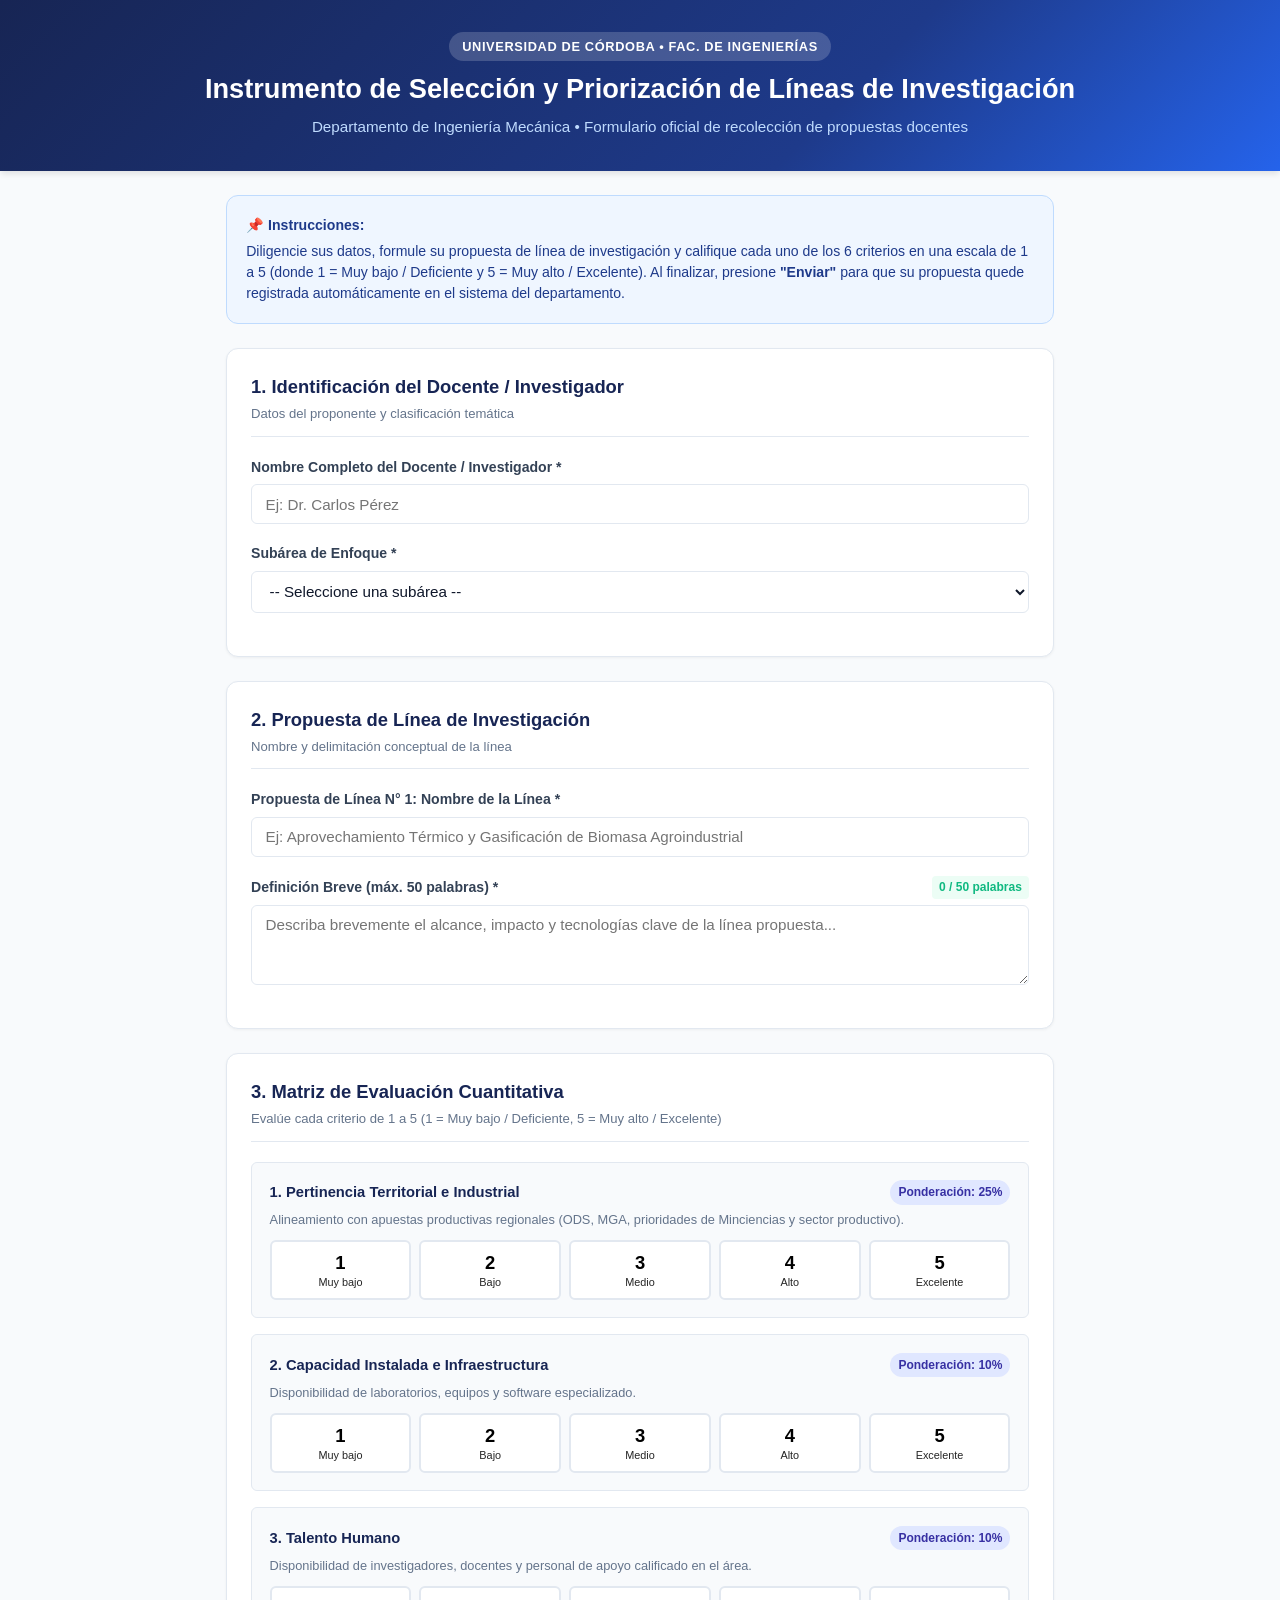
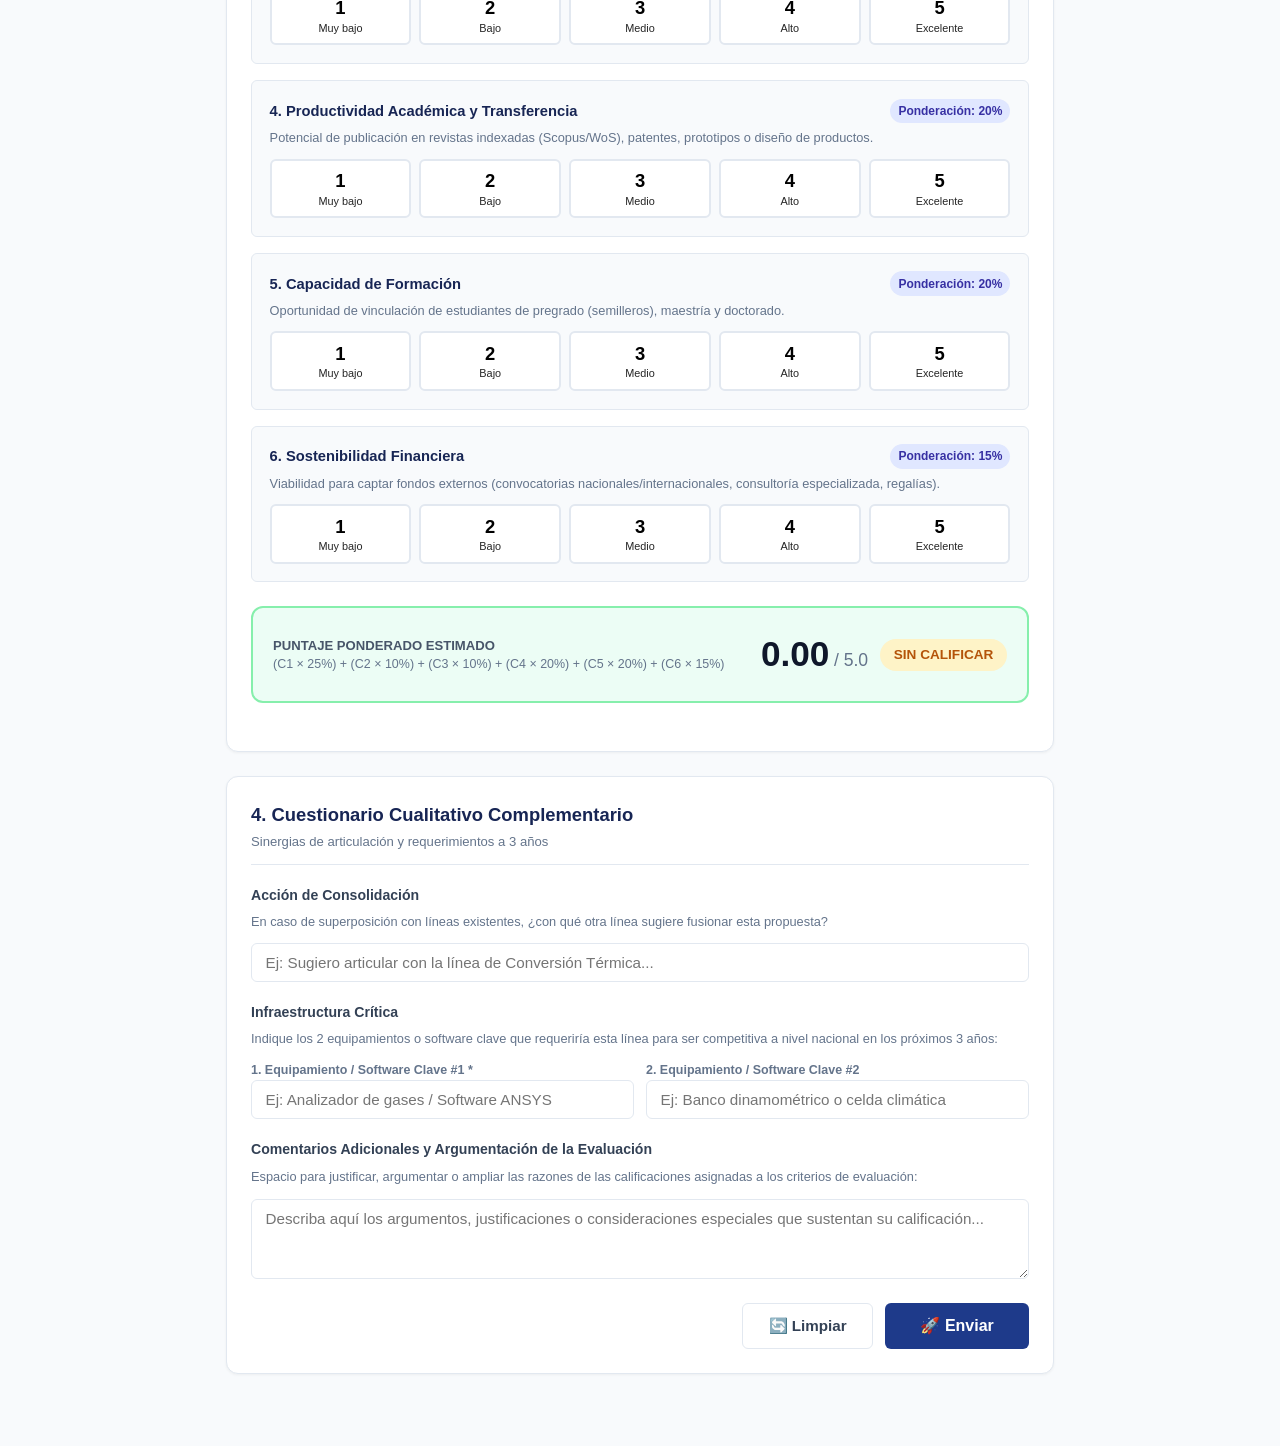
<file: formulario.html>
<!DOCTYPE html>
<html lang="es">
<head>
  <meta charset="UTF-8">
  <meta name="viewport" content="width=device-width, initial-scale=1.0">
  <title>Formulario Docente - Líneas de Investigación (Ing. Mecánica)</title>
  <style>
    :root {
      --primary: #1e3a8a;
      --primary-dark: #172554;
      --primary-light: #3b82f6;
      --primary-bg: #eff6ff;
      --accent: #0d9488;
      --success: #10b981;
      --success-bg: #ecfdf5;
      --warning: #f59e0b;
      --warning-bg: #fffbeb;
      --danger: #ef4444;
      --danger-bg: #fef2f2;
      --bg-main: #f8fafc;
      --card-bg: #ffffff;
      --text-main: #0f172a;
      --text-muted: #64748b;
      --border: #e2e8f0;
      --radius: 12px;
      --radius-sm: 6px;
    }

    * { box-sizing: border-box; margin: 0; padding: 0; }
    body {
      font-family: -apple-system, BlinkMacSystemFont, "Segoe UI", Roboto, "Helvetica Neue", Arial, sans-serif;
      background-color: var(--bg-main);
      color: var(--text-main);
      line-height: 1.5;
      padding-bottom: 3rem;
    }

    .header-banner {
      background: linear-gradient(135deg, var(--primary-dark) 0%, var(--primary) 65%, #2563eb 100%);
      color: white;
      padding: 2rem 1.5rem;
      text-align: center;
      box-shadow: 0 4px 6px -1px rgb(0 0 0 / 0.1);
    }
    .header-badge {
      display: inline-block;
      background: rgba(255, 255, 255, 0.18);
      padding: 0.3rem 0.8rem;
      border-radius: 9999px;
      font-size: 0.8rem;
      font-weight: 700;
      letter-spacing: 0.05em;
      text-transform: uppercase;
      margin-bottom: 0.5rem;
    }
    .header-title { font-size: 1.7rem; font-weight: 800; margin-bottom: 0.4rem; }
    .header-subtitle { font-size: 0.95rem; color: #bfdbfe; max-width: 800px; margin: 0 auto; }

    .main-container {
      max-width: 860px;
      margin: 1.5rem auto;
      padding: 0 1rem;
    }

    .info-card {
      background: #eff6ff;
      border: 1px solid #bfdbfe;
      border-radius: var(--radius);
      padding: 1.2rem;
      margin-bottom: 1.5rem;
      font-size: 0.88rem;
      color: #1e3a8a;
    }

    .card {
      background: var(--card-bg);
      border: 1px solid var(--border);
      border-radius: var(--radius);
      box-shadow: 0 1px 3px 0 rgb(0 0 0 / 0.05);
      padding: 1.5rem;
      margin-bottom: 1.5rem;
    }

    .card-header {
      border-bottom: 1px solid var(--border);
      padding-bottom: 0.75rem;
      margin-bottom: 1.25rem;
    }
    .card-title {
      font-size: 1.15rem;
      font-weight: 700;
      color: var(--primary-dark);
      display: flex;
      align-items: center;
      gap: 0.5rem;
    }
    .card-subtitle { font-size: 0.82rem; color: var(--text-muted); margin-top: 0.2rem; }

    .form-group { display: flex; flex-direction: column; gap: 0.4rem; margin-bottom: 1.2rem; }
    .form-label {
      font-size: 0.88rem;
      font-weight: 600;
      color: #334155;
      display: flex;
      justify-content: space-between;
      align-items: center;
    }
    .form-input, .form-select, .form-textarea {
      width: 100%;
      padding: 0.65rem 0.85rem;
      border: 1px solid var(--border);
      border-radius: var(--radius-sm);
      font-size: 0.95rem;
      background: white;
      color: var(--text-main);
      font-family: inherit;
    }
    .form-input:focus, .form-select:focus, .form-textarea:focus {
      outline: none;
      border-color: var(--primary-light);
      box-shadow: 0 0 0 3px rgba(59, 130, 246, 0.15);
    }
    .form-textarea { resize: vertical; min-height: 80px; }

    .word-count-badge {
      font-size: 0.75rem;
      padding: 0.15rem 0.45rem;
      border-radius: 4px;
      font-weight: 700;
    }
    .word-ok { background: var(--success-bg); color: var(--success); }
    .word-limit { background: var(--danger-bg); color: var(--danger); }

    /* Criterios */
    .criterion-box {
      background: #f8fafc;
      border: 1px solid var(--border);
      border-radius: var(--radius-sm);
      padding: 1.1rem;
      margin-bottom: 1rem;
    }
    .criterion-title-row {
      display: flex;
      justify-content: space-between;
      align-items: center;
      margin-bottom: 0.4rem;
    }
    .criterion-name { font-size: 0.92rem; font-weight: 700; color: var(--primary-dark); }
    .weight-badge {
      background: #e0e7ff;
      color: #3730a3;
      padding: 0.2rem 0.5rem;
      border-radius: 9999px;
      font-size: 0.75rem;
      font-weight: 700;
    }
    .criterion-desc { font-size: 0.8rem; color: var(--text-muted); margin-bottom: 0.75rem; line-height: 1.35; }

    .rating-row {
      display: grid;
      grid-template-columns: repeat(5, 1fr);
      gap: 0.5rem;
    }
    .rating-btn {
      display: flex;
      flex-direction: column;
      align-items: center;
      justify-content: center;
      padding: 0.6rem 0.2rem;
      border: 2px solid var(--border);
      background: white;
      border-radius: var(--radius-sm);
      cursor: pointer;
      transition: all 0.2s;
    }
    .rating-btn:hover { border-color: var(--primary-light); background: var(--primary-bg); }
    .rating-btn.active {
      border-color: var(--primary);
      background: var(--primary);
      color: white;
    }
    .rating-num { font-size: 1.15rem; font-weight: 800; }
    .rating-lbl { font-size: 0.68rem; margin-top: 0.15rem; opacity: 0.85; }

    /* Score banner */
    .score-banner {
      background: #ecfdf5;
      border: 2px solid #86efac;
      border-radius: var(--radius);
      padding: 1.25rem;
      display: flex;
      justify-content: space-between;
      align-items: center;
      margin: 1.5rem 0;
    }
    .score-banner.warning { background: #fffbeb; border-color: #fcd34d; }
    .score-banner.danger { background: #fef2f2; border-color: #fca5a5; }

    .score-big { font-size: 2.2rem; font-weight: 800; color: var(--text-main); }
    .priority-badge {
      padding: 0.35rem 0.85rem;
      border-radius: 9999px;
      font-size: 0.85rem;
      font-weight: 700;
      text-transform: uppercase;
    }
    .prio-alta { background: #dcfce7; color: #15803d; }
    .prio-media { background: #fef3c7; color: #b45309; }
    .prio-baja { background: #fee2e2; color: #b91c1c; }

    .btn {
      display: inline-flex;
      align-items: center;
      justify-content: center;
      gap: 0.5rem;
      padding: 0.75rem 1.4rem;
      border-radius: var(--radius-sm);
      font-size: 0.95rem;
      font-weight: 700;
      cursor: pointer;
      border: none;
      transition: all 0.2s;
    }
    .btn-success { background: #059669; color: white; }
    .btn-success:hover { background: #047857; }
    .btn-outline { background: white; border: 1px solid var(--border); color: #334155; }
    .btn-outline:hover { background: #f1f5f9; }

    .btn-bar {
      display: flex;
      flex-direction: column;
      gap: 0.75rem;
      margin-top: 1.5rem;
    }

    .success-modal {
      display: none;
      position: fixed;
      inset: 0;
      background: rgba(0,0,0,0.6);
      align-items: center;
      justify-content: center;
      padding: 1rem;
      z-index: 100;
    }
    .success-modal-content {
      background: white;
      border-radius: var(--radius);
      max-width: 550px;
      width: 100%;
      padding: 2rem;
      text-align: center;
      box-shadow: 0 20px 25px -5px rgb(0 0 0 / 0.1);
    }
  </style>
</head>
<body>

  <header class="header-banner">
    <div class="header-badge">Universidad de Córdoba &bull; Fac. de Ingenierías</div>
    <h1 class="header-title">Instrumento de Selección y Priorización de Líneas de Investigación</h1>
    <p class="header-subtitle">Departamento de Ingeniería Mecánica &bull; Formulario oficial de recolección de propuestas docentes</p>
  </header>

  <main class="main-container">

    <div class="info-card">
      <strong>📌 Instrucciones:</strong>
      <p style="margin-top: 0.3rem; line-height: 1.5;">
        Diligencie sus datos, formule su propuesta de línea de investigación y califique cada uno de los 6 criterios en una escala de 1 a 5 (donde 1 = Muy bajo / Deficiente y 5 = Muy alto / Excelente). Al finalizar, presione <strong>"Enviar"</strong> para que su propuesta quede registrada automáticamente en el sistema del departamento.
      </p>
    </div>

    <form id="docenteForm" onsubmit="handleDocenteSubmit(event)">

      <!-- Bloque 1: Identificación -->
      <div class="card">
        <div class="card-header">
          <h2 class="card-title">1. Identificación del Docente / Investigador</h2>
          <p class="card-subtitle">Datos del proponente y clasificación temática</p>
        </div>

        <div class="form-group">
          <label class="form-label" for="docenteNombre">Nombre Completo del Docente / Investigador *</label>
          <input type="text" id="docenteNombre" class="form-input" placeholder="Ej: Dr. Carlos Pérez" required>
        </div>

        <div class="form-group">
          <label class="form-label" for="subareaSelect">Subárea de Enfoque *</label>
          <select id="subareaSelect" class="form-select" onchange="toggleSubareaOtro()" required>
            <option value="">-- Seleccione una subárea --</option>
            <option value="Diseño, automatización y control">Diseño, automatización y control</option>
            <option value="Energía y eficiencia energética">Energía y eficiencia energética</option>
            <option value="Materiales y procesos de manufactura">Materiales y procesos de manufactura</option>
            <option value="Otra">Otra (especificar)</option>
          </select>
        </div>

        <div class="form-group" id="subareaOtroBox" style="display: none;">
          <label class="form-label" for="subareaOtro">Especifique la Subárea de Enfoque *</label>
          <input type="text" id="subareaOtro" class="form-input" placeholder="Nombre de la otra área temática">
        </div>
      </div>

      <!-- Bloque 2: Propuesta de Línea -->
      <div class="card">
        <div class="card-header">
          <h2 class="card-title">2. Propuesta de Línea de Investigación</h2>
          <p class="card-subtitle">Nombre y delimitación conceptual de la línea</p>
        </div>

        <div class="form-group">
          <label class="form-label" for="nombreLinea">Propuesta de Línea N° 1: Nombre de la Línea *</label>
          <input type="text" id="nombreLinea" class="form-input" placeholder="Ej: Aprovechamiento Térmico y Gasificación de Biomasa Agroindustrial" required>
        </div>

        <div class="form-group">
          <div class="form-label">
            <span>Definición Breve (máx. 50 palabras) *</span>
            <span id="wordBadge" class="word-count-badge word-ok">0 / 50 palabras</span>
          </div>
          <textarea id="definicionLinea" class="form-textarea" placeholder="Describa brevemente el alcance, impacto y tecnologías clave de la línea propuesta..." oninput="checkWords()" required></textarea>
          <span id="wordAlert" style="display: none; font-size: 0.8rem; color: var(--danger); margin-top: 0.2rem;">
            ⚠️ Ha superado las 50 palabras recomendadas.
          </span>
        </div>
      </div>

      <!-- Bloque 3: Criterios -->
      <div class="card">
        <div class="card-header">
          <h2 class="card-title">3. Matriz de Evaluación Cuantitativa</h2>
          <p class="card-subtitle">Evalúe cada criterio de 1 a 5 (1 = Muy bajo / Deficiente, 5 = Muy alto / Excelente)</p>
        </div>

        <!-- C1 -->
        <div class="criterion-box" id="box-pertinencia">
          <div class="criterion-title-row">
            <span class="criterion-name">1. Pertinencia Territorial e Industrial</span>
            <span class="weight-badge">Ponderación: 25%</span>
          </div>
          <p class="criterion-desc">Alineamiento con apuestas productivas regionales (ODS, MGA, prioridades de Minciencias y sector productivo).</p>
          <div class="rating-row" data-criterion="pertinencia">
            <button type="button" class="rating-btn" onclick="selectScore('pertinencia', 1)"><span class="rating-num">1</span><span class="rating-lbl">Muy bajo</span></button>
            <button type="button" class="rating-btn" onclick="selectScore('pertinencia', 2)"><span class="rating-num">2</span><span class="rating-lbl">Bajo</span></button>
            <button type="button" class="rating-btn" onclick="selectScore('pertinencia', 3)"><span class="rating-num">3</span><span class="rating-lbl">Medio</span></button>
            <button type="button" class="rating-btn" onclick="selectScore('pertinencia', 4)"><span class="rating-num">4</span><span class="rating-lbl">Alto</span></button>
            <button type="button" class="rating-btn" onclick="selectScore('pertinencia', 5)"><span class="rating-num">5</span><span class="rating-lbl">Excelente</span></button>
          </div>
        </div>

        <!-- C2 -->
        <div class="criterion-box" id="box-infraestructura">
          <div class="criterion-title-row">
            <span class="criterion-name">2. Capacidad Instalada e Infraestructura</span>
            <span class="weight-badge">Ponderación: 10%</span>
          </div>
          <p class="criterion-desc">Disponibilidad de laboratorios, equipos y software especializado.</p>
          <div class="rating-row" data-criterion="infraestructura">
            <button type="button" class="rating-btn" onclick="selectScore('infraestructura', 1)"><span class="rating-num">1</span><span class="rating-lbl">Muy bajo</span></button>
            <button type="button" class="rating-btn" onclick="selectScore('infraestructura', 2)"><span class="rating-num">2</span><span class="rating-lbl">Bajo</span></button>
            <button type="button" class="rating-btn" onclick="selectScore('infraestructura', 3)"><span class="rating-num">3</span><span class="rating-lbl">Medio</span></button>
            <button type="button" class="rating-btn" onclick="selectScore('infraestructura', 4)"><span class="rating-num">4</span><span class="rating-lbl">Alto</span></button>
            <button type="button" class="rating-btn" onclick="selectScore('infraestructura', 5)"><span class="rating-num">5</span><span class="rating-lbl">Excelente</span></button>
          </div>
        </div>

        <!-- C3 -->
        <div class="criterion-box" id="box-talento">
          <div class="criterion-title-row">
            <span class="criterion-name">3. Talento Humano</span>
            <span class="weight-badge">Ponderación: 10%</span>
          </div>
          <p class="criterion-desc">Disponibilidad de investigadores, docentes y personal de apoyo calificado en el área.</p>
          <div class="rating-row" data-criterion="talento">
            <button type="button" class="rating-btn" onclick="selectScore('talento', 1)"><span class="rating-num">1</span><span class="rating-lbl">Muy bajo</span></button>
            <button type="button" class="rating-btn" onclick="selectScore('talento', 2)"><span class="rating-num">2</span><span class="rating-lbl">Bajo</span></button>
            <button type="button" class="rating-btn" onclick="selectScore('talento', 3)"><span class="rating-num">3</span><span class="rating-lbl">Medio</span></button>
            <button type="button" class="rating-btn" onclick="selectScore('talento', 4)"><span class="rating-num">4</span><span class="rating-lbl">Alto</span></button>
            <button type="button" class="rating-btn" onclick="selectScore('talento', 5)"><span class="rating-num">5</span><span class="rating-lbl">Excelente</span></button>
          </div>
        </div>

        <!-- C4 -->
        <div class="criterion-box" id="box-productividad">
          <div class="criterion-title-row">
            <span class="criterion-name">4. Productividad Académica y Transferencia</span>
            <span class="weight-badge">Ponderación: 20%</span>
          </div>
          <p class="criterion-desc">Potencial de publicación en revistas indexadas (Scopus/WoS), patentes, prototipos o diseño de productos.</p>
          <div class="rating-row" data-criterion="productividad">
            <button type="button" class="rating-btn" onclick="selectScore('productividad', 1)"><span class="rating-num">1</span><span class="rating-lbl">Muy bajo</span></button>
            <button type="button" class="rating-btn" onclick="selectScore('productividad', 2)"><span class="rating-num">2</span><span class="rating-lbl">Bajo</span></button>
            <button type="button" class="rating-btn" onclick="selectScore('productividad', 3)"><span class="rating-num">3</span><span class="rating-lbl">Medio</span></button>
            <button type="button" class="rating-btn" onclick="selectScore('productividad', 4)"><span class="rating-num">4</span><span class="rating-lbl">Alto</span></button>
            <button type="button" class="rating-btn" onclick="selectScore('productividad', 5)"><span class="rating-num">5</span><span class="rating-lbl">Excelente</span></button>
          </div>
        </div>

        <!-- C5 -->
        <div class="criterion-box" id="box-formacion">
          <div class="criterion-title-row">
            <span class="criterion-name">5. Capacidad de Formación</span>
            <span class="weight-badge">Ponderación: 20%</span>
          </div>
          <p class="criterion-desc">Oportunidad de vinculación de estudiantes de pregrado (semilleros), maestría y doctorado.</p>
          <div class="rating-row" data-criterion="formacion">
            <button type="button" class="rating-btn" onclick="selectScore('formacion', 1)"><span class="rating-num">1</span><span class="rating-lbl">Muy bajo</span></button>
            <button type="button" class="rating-btn" onclick="selectScore('formacion', 2)"><span class="rating-num">2</span><span class="rating-lbl">Bajo</span></button>
            <button type="button" class="rating-btn" onclick="selectScore('formacion', 3)"><span class="rating-num">3</span><span class="rating-lbl">Medio</span></button>
            <button type="button" class="rating-btn" onclick="selectScore('formacion', 4)"><span class="rating-num">4</span><span class="rating-lbl">Alto</span></button>
            <button type="button" class="rating-btn" onclick="selectScore('formacion', 5)"><span class="rating-num">5</span><span class="rating-lbl">Excelente</span></button>
          </div>
        </div>

        <!-- C6 -->
        <div class="criterion-box" id="box-sostenibilidad">
          <div class="criterion-title-row">
            <span class="criterion-name">6. Sostenibilidad Financiera</span>
            <span class="weight-badge">Ponderación: 15%</span>
          </div>
          <p class="criterion-desc">Viabilidad para captar fondos externos (convocatorias nacionales/internacionales, consultoría especializada, regalías).</p>
          <div class="rating-row" data-criterion="sostenibilidad">
            <button type="button" class="rating-btn" onclick="selectScore('sostenibilidad', 1)"><span class="rating-num">1</span><span class="rating-lbl">Muy bajo</span></button>
            <button type="button" class="rating-btn" onclick="selectScore('sostenibilidad', 2)"><span class="rating-num">2</span><span class="rating-lbl">Bajo</span></button>
            <button type="button" class="rating-btn" onclick="selectScore('sostenibilidad', 3)"><span class="rating-num">3</span><span class="rating-lbl">Medio</span></button>
            <button type="button" class="rating-btn" onclick="selectScore('sostenibilidad', 4)"><span class="rating-num">4</span><span class="rating-lbl">Alto</span></button>
            <button type="button" class="rating-btn" onclick="selectScore('sostenibilidad', 5)"><span class="rating-num">5</span><span class="rating-lbl">Excelente</span></button>
          </div>
        </div>

        <!-- Resumen Puntaje -->
        <div class="score-banner" id="scoreBanner">
          <div>
            <div style="font-size: 0.82rem; font-weight: 700; color: #475569; text-transform: uppercase;">Puntaje Ponderado Estimado</div>
            <div style="font-size: 0.78rem; color: #64748b;">(C1 × 25%) + (C2 × 10%) + (C3 × 10%) + (C4 × 20%) + (C5 × 20%) + (C6 × 15%)</div>
          </div>
          <div style="text-align: right; display: flex; align-items: center; gap: 0.75rem;">
            <div>
              <span class="score-big" id="scoreVal">0.00</span>
              <span style="font-size: 1.1rem; color: #64748b;"> / 5.0</span>
            </div>
            <div class="priority-badge prio-media" id="prioBadge">Sin calificar</div>
          </div>
        </div>
      </div>

      <!-- Bloque 4: Cualitativo -->
      <div class="card">
        <div class="card-header">
          <h2 class="card-title">4. Cuestionario Cualitativo Complementario</h2>
          <p class="card-subtitle">Sinergias de articulación y requerimientos a 3 años</p>
        </div>

        <div class="form-group">
          <label class="form-label" for="accionConsolidacion">
            Acción de Consolidación
          </label>
          <p style="font-size: 0.8rem; color: var(--text-muted); margin-bottom: 0.3rem;">
            En caso de superposición con líneas existentes, ¿con qué otra línea sugiere fusionar esta propuesta?
          </p>
          <input type="text" id="accionConsolidacion" class="form-input" placeholder="Ej: Sugiero articular con la línea de Conversión Térmica...">
        </div>

        <div class="form-group">
          <label class="form-label">Infraestructura Crítica</label>
          <p style="font-size: 0.8rem; color: var(--text-muted); margin-bottom: 0.4rem;">
            Indique los 2 equipamientos o software clave que requeriría esta línea para ser competitiva a nivel nacional en los próximos 3 años:
          </p>
          <div style="display: grid; grid-template-columns: 1fr 1fr; gap: 0.75rem;">
            <div>
              <label class="form-label" style="font-size: 0.78rem; color: #64748b;" for="infra1">1. Equipamiento / Software Clave #1 *</label>
              <input type="text" id="infra1" class="form-input" placeholder="Ej: Analizador de gases / Software ANSYS" required>
            </div>
            <div>
              <label class="form-label" style="font-size: 0.78rem; color: #64748b;" for="infra2">2. Equipamiento / Software Clave #2</label>
              <input type="text" id="infra2" class="form-input" placeholder="Ej: Banco dinamométrico o celda climática">
            </div>
          </div>
        </div>

        <div class="form-group" style="margin-top: 1.25rem;">
          <label class="form-label" for="comentariosAdicionales">
            Comentarios Adicionales y Argumentación de la Evaluación
          </label>
          <p style="font-size: 0.8rem; color: var(--text-muted); margin-bottom: 0.4rem;">
            Espacio para justificar, argumentar o ampliar las razones de las calificaciones asignadas a los criterios de evaluación:
          </p>
          <textarea id="comentariosAdicionales" class="form-textarea" placeholder="Describa aquí los argumentos, justificaciones o consideraciones especiales que sustentan su calificación..."></textarea>
        </div>

        <div style="display: flex; justify-content: flex-end; gap: 0.75rem; margin-top: 1.5rem; flex-wrap: wrap;">
          <button type="button" class="btn btn-outline" onclick="limpiarFormularioCompleto()" style="padding: 0.8rem 1.6rem; font-size: 0.95rem;">
            🔄 Limpiar
          </button>
          <button type="submit" class="btn btn-primary" id="btnEnviar" style="padding: 0.8rem 2.2rem; font-size: 1rem; background: #1e3a8a; color: white;">
            🚀 Enviar
          </button>
        </div>
      </div>

    </form>

  </main>

  <!-- Modal Éxito -->
  <div id="modalExito" class="success-modal">
    <div class="success-modal-content">
      <div style="font-size: 3.2rem; margin-bottom: 0.5rem;">✅</div>
      <h3 style="font-size: 1.35rem; color: var(--primary-dark); margin-bottom: 0.5rem;">¡Propuesta Enviada Exitosamente!</h3>
      <p style="font-size: 0.92rem; color: #334155; line-height: 1.5; margin-bottom: 1.5rem;">
        Su propuesta de línea de investigación ha sido registrada correctamente en el sistema del Departamento de Ingeniería Mecánica. Muchas gracias por su valiosa participación.
      </p>
      <div style="display: flex; gap: 0.75rem; justify-content: center; flex-wrap: wrap;">
        <button class="btn btn-outline" onclick="registrarOtraLinea()">Registrar otra propuesta de línea</button>
        <button class="btn btn-primary" style="background: #1e3a8a; color: white;" onclick="finalizarYCerrar()">Finalizar</button>
      </div>
    </div>
  </div>

  <script>
    const scores = { pertinencia: 0, infraestructura: 0, talento: 0, productividad: 0, formacion: 0, sostenibilidad: 0 };
    const weights = { pertinencia: 0.25, infraestructura: 0.10, talento: 0.10, productividad: 0.20, formacion: 0.20, sostenibilidad: 0.15 };

    function toggleSubareaOtro() {
      const select = document.getElementById('subareaSelect');
      const box = document.getElementById('subareaOtroBox');
      const input = document.getElementById('subareaOtro');
      if (select.value === 'Otra') {
        box.style.display = 'block';
        input.required = true;
      } else {
        box.style.display = 'none';
        input.required = false;
        input.value = '';
      }
    }

    function checkWords() {
      const val = document.getElementById('definicionLinea').value.trim();
      const count = val.length === 0 ? 0 : val.split(/\s+/).filter(w => w.length > 0).length;
      const badge = document.getElementById('wordBadge');
      const alert = document.getElementById('wordAlert');

      badge.textContent = `${count} / 50 palabras`;
      if (count > 50) {
        badge.className = 'word-count-badge word-limit';
        alert.style.display = 'block';
      } else {
        badge.className = 'word-count-badge word-ok';
        alert.style.display = 'none';
      }
      return count;
    }

    function selectScore(criterion, val) {
      scores[criterion] = val;
      const group = document.querySelector(`.rating-row[data-criterion="${criterion}"]`);
      group.querySelectorAll('.rating-btn').forEach((btn, idx) => {
        if (idx + 1 === val) btn.classList.add('active');
        else btn.classList.remove('active');
      });
      document.getElementById(`box-${criterion}`).style.borderColor = 'var(--border)';
      recalc();
    }

    function recalc() {
      const total = (scores.pertinencia * weights.pertinencia) +
                    (scores.infraestructura * weights.infraestructura) +
                    (scores.talento * weights.talento) +
                    (scores.productividad * weights.productividad) +
                    (scores.formacion * weights.formacion) +
                    (scores.sostenibilidad * weights.sostenibilidad);

      document.getElementById('scoreVal').textContent = total.toFixed(2);
      const prio = document.getElementById('prioBadge');
      const banner = document.getElementById('scoreBanner');

      if (total === 0) {
        prio.textContent = 'Sin calificar';
        prio.className = 'priority-badge prio-media';
        banner.className = 'score-banner';
        return;
      }

      if (total >= 4.0) {
        prio.textContent = 'Prioridad Alta';
        prio.className = 'priority-badge prio-alta';
        banner.className = 'score-banner';
      } else if (total >= 3.0) {
        prio.textContent = 'Prioridad Media';
        prio.className = 'priority-badge prio-media';
        banner.className = 'score-banner warning';
      } else {
        prio.textContent = 'Prioridad Baja';
        prio.className = 'priority-badge prio-baja';
        banner.className = 'score-banner danger';
      }
    }

    // =========================================================================
    // CONFIGURACIÓN DE NUBE (GOOGLE SHEETS):
    // URL de Google Apps Script configurada por el usuario
    // =========================================================================
    const GOOGLE_SHEETS_URL = "https://script.google.com/macros/s/AKfycbwKb0LEM8T0sVUY5fCca1uXb2kDgTRaMkA7b_ChK_lKQnXCyALZRMTclYAMmX1IqUrETg/exec"; 

    async function handleDocenteSubmit(e) {
      e.preventDefault();

      // Verificar 6 criterios
      const unrated = Object.keys(scores).filter(k => scores[k] === 0);
      if (unrated.length > 0) {
        unrated.forEach(k => {
          document.getElementById(`box-${k}`).style.borderColor = 'var(--danger)';
        });
        alert('Por favor califique todos los 6 criterios (de 1 a 5) antes de continuar.');
        document.getElementById(`box-${unrated[0]}`).scrollIntoView({ behavior: 'smooth', block: 'center' });
        return;
      }

      const total = Number(((scores.pertinencia * weights.pertinencia) +
                            (scores.infraestructura * weights.infraestructura) +
                            (scores.talento * weights.talento) +
                            (scores.productividad * weights.productividad) +
                            (scores.formacion * weights.formacion) +
                            (scores.sostenibilidad * weights.sostenibilidad)).toFixed(2));

      let prioridad = 'Media';
      if (total >= 4.0) prioridad = 'Alta';
      else if (total < 3.0) prioridad = 'Baja';

      const docente = document.getElementById('docenteNombre').value.trim();
      const subarea = document.getElementById('subareaSelect').value;
      const subareaOtro = document.getElementById('subareaOtro').value.trim();
      const nombreLinea = document.getElementById('nombreLinea').value.trim();
      const definicion = document.getElementById('definicionLinea').value.trim();
      const palabras = checkWords();

      const payload = {
        id: 'resp-' + Date.now(),
        fecha: new Date().toISOString(),
        docente: docente,
        subarea: subarea,
        subareaOtro: subareaOtro,
        nombreLinea: nombreLinea,
        definicion: definicion,
        palabrasDefinicion: palabras,
        criterios: { ...scores },
        puntajesPonderados: {
          pertinencia: Number((scores.pertinencia * weights.pertinencia).toFixed(2)),
          infraestructura: Number((scores.infraestructura * weights.infraestructura).toFixed(2)),
          talento: Number((scores.talento * weights.talento).toFixed(2)),
          productividad: Number((scores.productividad * weights.productividad).toFixed(2)),
          formacion: Number((scores.formacion * weights.formacion).toFixed(2)),
          sostenibilidad: Number((scores.sostenibilidad * weights.sostenibilidad).toFixed(2)),
          total: total
        },
        prioridad: prioridad,
        accionConsolidacion: document.getElementById('accionConsolidacion').value.trim(),
        infraestructuraCritica: {
          item1: document.getElementById('infra1').value.trim(),
          item2: document.getElementById('infra2').value.trim()
        },
        comentariosAdicionales: document.getElementById('comentariosAdicionales').value.trim()
      };

      const submitBtn = document.getElementById('btnEnviar');
      const originalText = submitBtn.innerHTML;
      submitBtn.disabled = true;
      submitBtn.innerHTML = '⏳ Enviando propuesta...';

      // Enviar directamente a Google Sheets
      if (GOOGLE_SHEETS_URL && GOOGLE_SHEETS_URL.trim().length > 10) {
        try {
          await fetch(GOOGLE_SHEETS_URL.trim(), {
            method: 'POST',
            mode: 'no-cors',
            headers: { 'Content-Type': 'application/json' },
            body: JSON.stringify(payload)
          });
        } catch (netErr) {
          console.warn('Error enviando a la nube:', netErr);
        }
      }

      submitBtn.disabled = false;
      submitBtn.innerHTML = originalText;

      // Mostrar modal de confirmación limpio
      document.getElementById('modalExito').style.display = 'flex';
    }

    function limpiarFormularioCompleto() {
      if (!confirm('¿Desea limpiar todos los campos del formulario?')) return;
      document.getElementById('docenteForm').reset();
      toggleSubareaOtro();
      document.getElementById('comentariosAdicionales').value = '';
      Object.keys(scores).forEach(k => scores[k] = 0);
      document.querySelectorAll('.rating-btn').forEach(b => b.classList.remove('active'));
      document.querySelectorAll('.criterion-box').forEach(b => b.style.borderColor = 'var(--border)');
      checkWords();
      recalc();
      window.scrollTo({ top: 0, behavior: 'smooth' });
    }

    function registrarOtraLinea() {
      document.getElementById('nombreLinea').value = '';
      document.getElementById('definicionLinea').value = '';
      document.getElementById('accionConsolidacion').value = '';
      document.getElementById('infra1').value = '';
      document.getElementById('infra2').value = '';
      document.getElementById('comentariosAdicionales').value = '';
      Object.keys(scores).forEach(k => scores[k] = 0);
      document.querySelectorAll('.rating-btn').forEach(b => b.classList.remove('active'));
      document.querySelectorAll('.criterion-box').forEach(b => b.style.borderColor = 'var(--border)');
      checkWords();
      recalc();
      document.getElementById('modalExito').style.display = 'none';
      document.getElementById('nombreLinea').scrollIntoView({ behavior: 'smooth' });
    }

    function finalizarYCerrar() {
      document.getElementById('modalExito').style.display = 'none';
      document.getElementById('docenteForm').reset();
      toggleSubareaOtro();
      document.getElementById('comentariosAdicionales').value = '';
      Object.keys(scores).forEach(k => scores[k] = 0);
      document.querySelectorAll('.rating-btn').forEach(b => b.classList.remove('active'));
      checkWords();
      recalc();
      window.scrollTo({ top: 0, behavior: 'smooth' });
    }
  </script>
</body>
</html>
</file>
